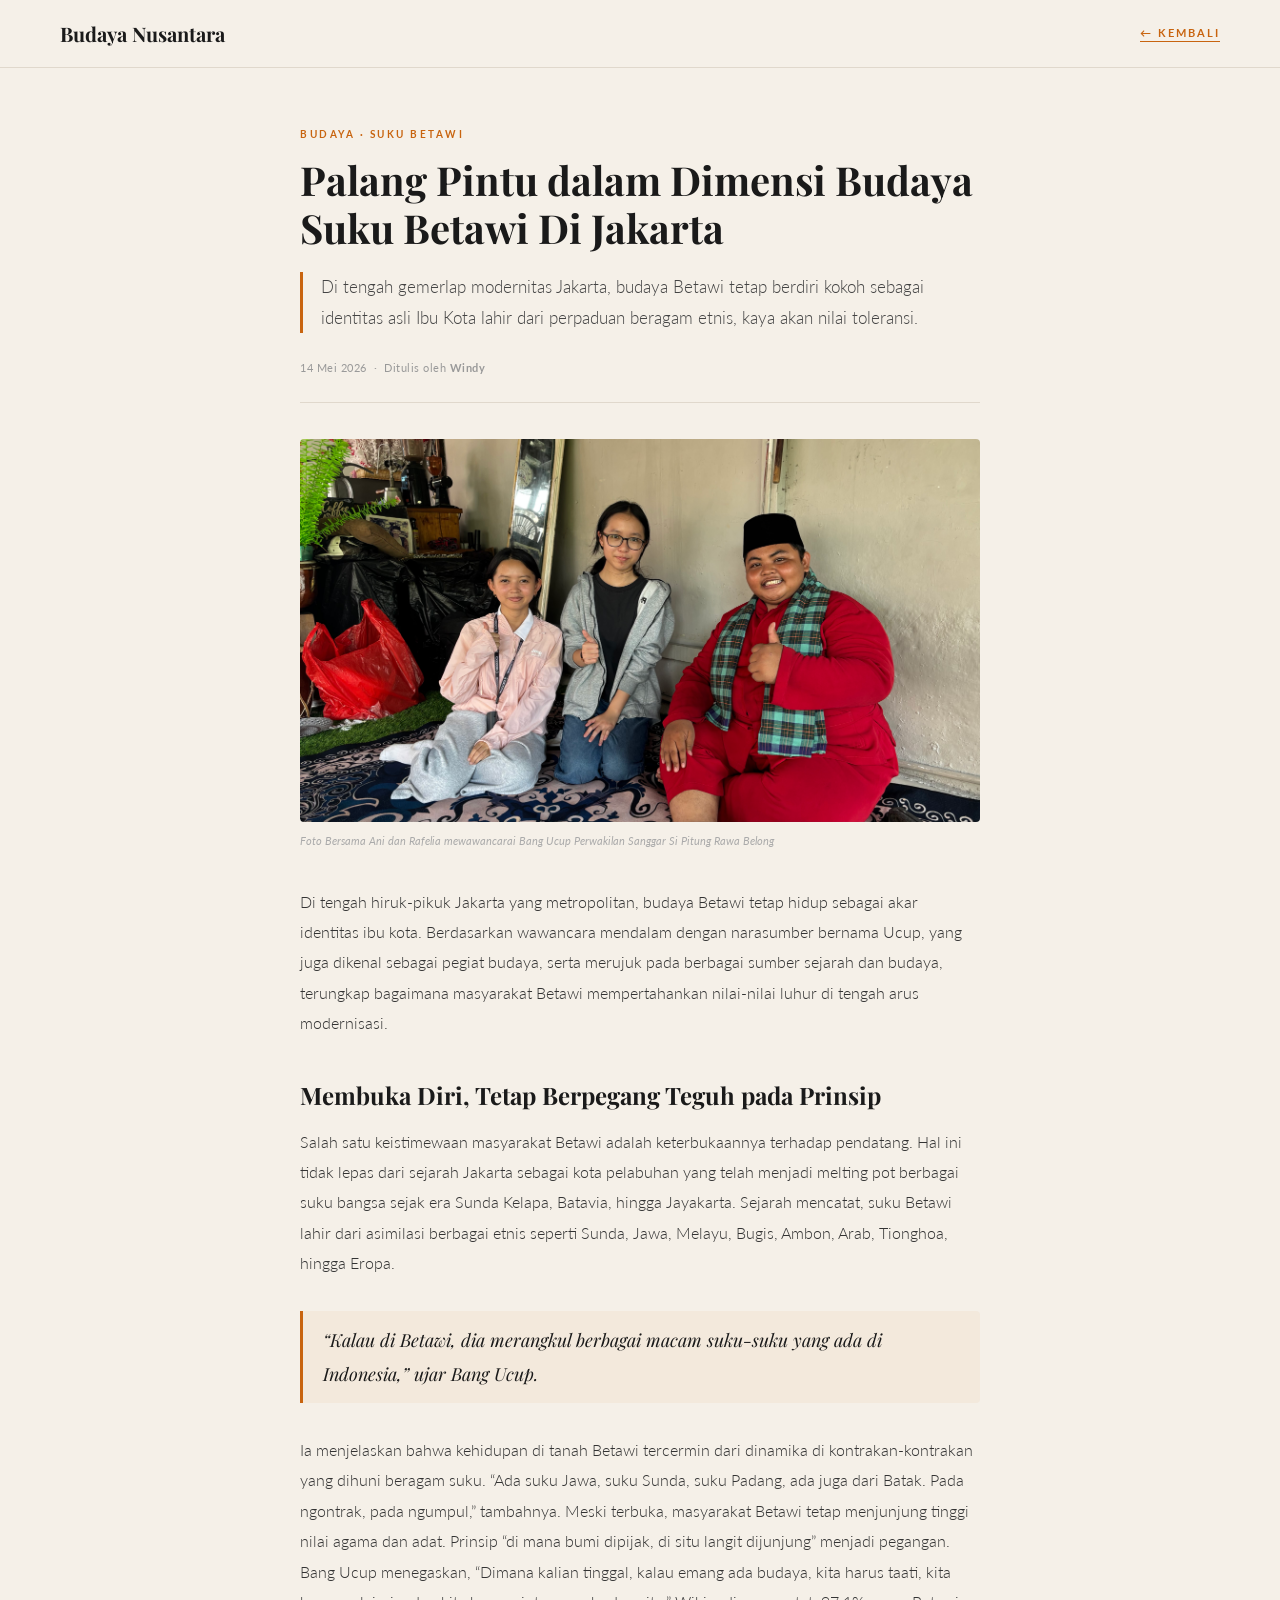
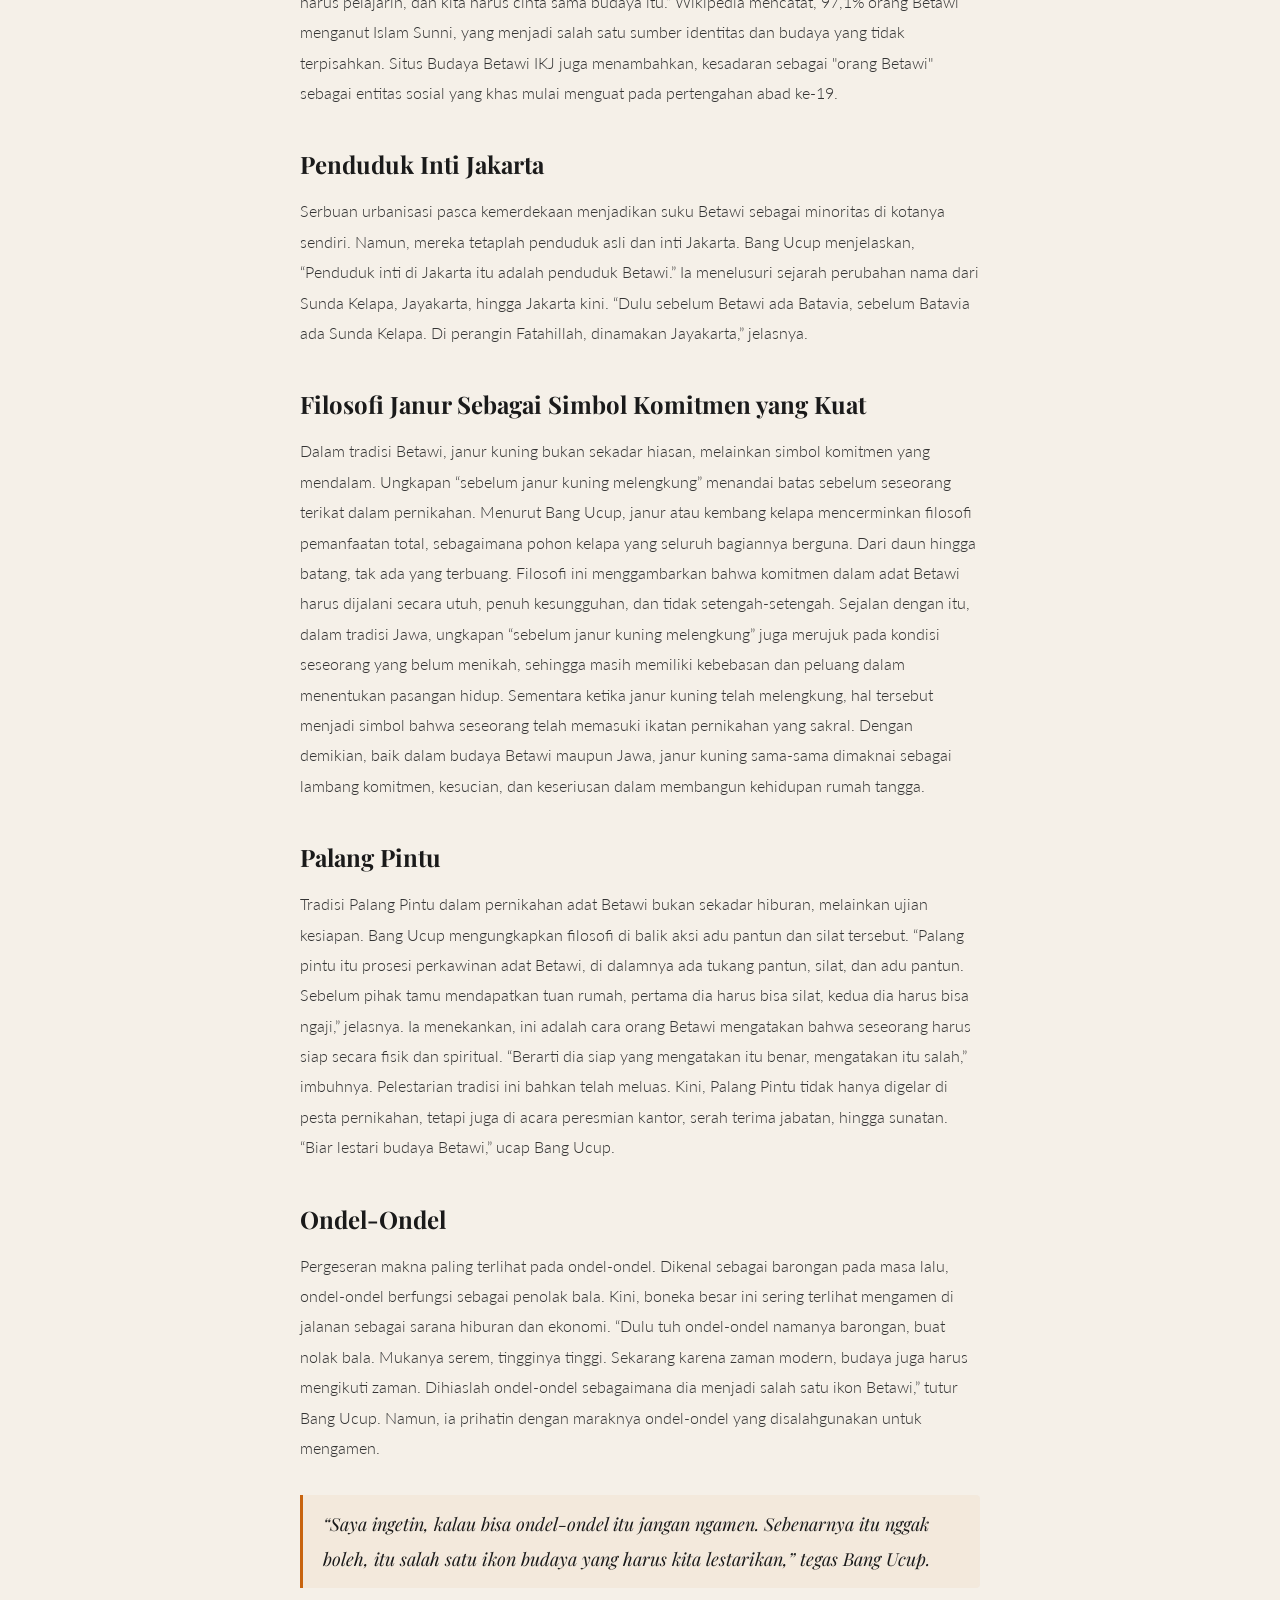
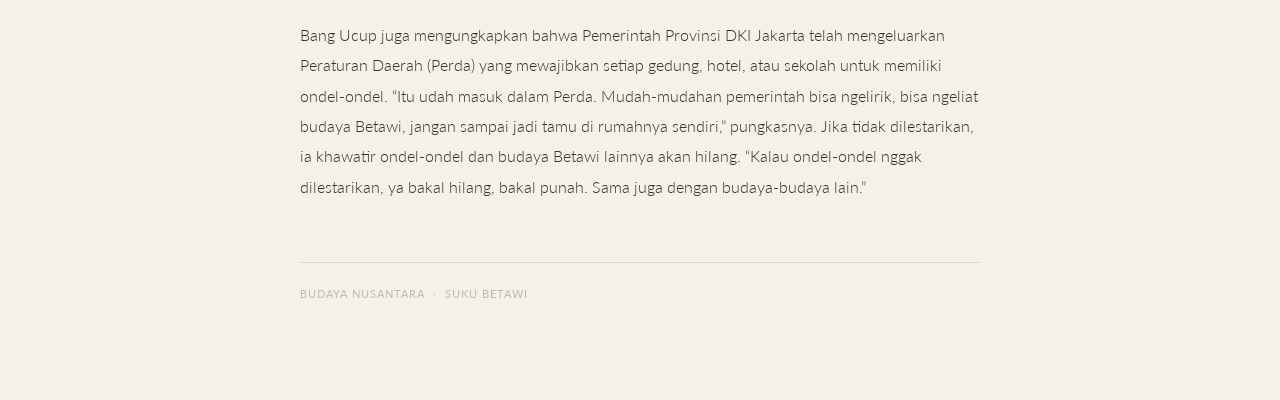
<file: artikelbet.html>
<!DOCTYPE html>
<html lang="id">

<head>
    <meta charset="UTF-8">
    <meta name="viewport" content="width=device-width, initial-scale=1.0">
    <title>Berita Suku Betawi</title>
    <link
        href="https://fonts.googleapis.com/css2?family=Playfair+Display:ital,wght@0,400;0,700;1,400&family=Lato:wght@300;400;700&display=swap"
        rel="stylesheet" />
    <style>
        *,
        *::before,
        *::after {
            box-sizing: border-box;
            margin: 0;
            padding: 0;
        }

        :root {
            --cream: #f5f0e8;
            --white: #ffffff;
            --dark: #1a1a1a;
            --gold: #c8640f;
            --border: #e0d8cc;
        }

        body {
            background-color: var(--cream);
            font-family: 'Lato', sans-serif;
            color: var(--dark);
        }

        /* ── NAVBAR ── */
        .navbar {
            padding: 20px 60px;
            border-bottom: 1px solid var(--border);
            display: flex;
            align-items: center;
            justify-content: space-between;
        }

        .navbar-brand {
            font-family: 'Playfair Display', serif;
            font-size: 20px;
            font-weight: 700;
            color: var(--dark);
            text-decoration: none;
        }

        .navbar-back {
            font-size: 11px;
            font-weight: 700;
            letter-spacing: 2px;
            text-transform: uppercase;
            color: var(--gold);
            text-decoration: none;
            border-bottom: 1px solid var(--gold);
            padding-bottom: 2px;
            transition: opacity 0.2s;
        }

        .navbar-back:hover {
            opacity: 0.65;
        }

        /* ── ARTIKEL ── */
        .article-wrapper {
            max-width: 720px;
            margin: 0 auto;
            padding: 60px 20px 100px;
        }

        /* Label kategori */
        .article-category {
            font-size: 10px;
            font-weight: 700;
            letter-spacing: 2.5px;
            text-transform: uppercase;
            color: var(--gold);
            margin-bottom: 16px;
        }

        /* Judul utama — GANTI teks di sini */
        .article-title {
            font-family: 'Playfair Display', serif;
            font-size: 40px;
            font-weight: 700;
            line-height: 1.2;
            color: var(--dark);
            margin-bottom: 20px;
        }

        /* Sub-judul/ringkasan singkat — GANTI teks di sini */
        .article-lead {
            font-size: 17px;
            font-weight: 300;
            line-height: 1.8;
            color: #444;
            border-left: 3px solid var(--gold);
            padding-left: 18px;
            margin-bottom: 28px;
        }

        /* Info tanggal & penulis */
        .article-meta {
            font-size: 11px;
            color: #999;
            letter-spacing: 0.5px;
            padding-bottom: 28px;
            border-bottom: 1px solid var(--border);
            margin-bottom: 36px;
        }

        /* Foto utama artikel */
        .article-cover {
            width: 100%;
            aspect-ratio: 16/9;
            border-radius: 4px;
            overflow: hidden;
            margin-bottom: 12px;
        }

        .article-cover img {
            width: 100%;
            height: 100%;
            object-fit: cover;
            display: block;
        }

        /* Keterangan foto */
        .article-caption {
            font-size: 11px;
            color: #aaa;
            font-style: italic;
            margin-bottom: 40px;
        }

        /* Isi paragraf artikel — GANTI teks di sini */
        .article-body p {
            font-size: 16px;
            line-height: 1.9;
            color: #333;
            font-weight: 300;
            margin-bottom: 24px;
        }

        /* Sub-judul dalam artikel */
        .article-body h2 {
            font-family: 'Playfair Display', serif;
            font-size: 24px;
            font-weight: 700;
            color: var(--dark);
            margin: 40px 0 16px;
        }

        /* Quote/kutipan */
        .article-body blockquote {
            border-left: 3px solid var(--gold);
            padding: 12px 20px;
            margin: 32px 0;
            background: rgba(200, 100, 15, 0.05);
            border-radius: 0 4px 4px 0;
        }

        .article-body blockquote p {
            font-family: 'Playfair Display', serif;
            font-size: 18px;
            font-style: italic;
            color: var(--dark);
            margin-bottom: 0;
        }

        /* Garis penutup */
        .article-footer {
            margin-top: 60px;
            padding-top: 24px;
            border-top: 1px solid var(--border);
            font-size: 11px;
            color: #bbb;
            letter-spacing: 1px;
            text-transform: uppercase;
        }
    </style>
</head>

<body>

    <!-- NAVBAR -->
    <nav class="navbar">
        <a class="navbar-brand" href="index.html">Budaya Nusantara</a>
        <a class="navbar-back" href="index.html">← Kembali</a>
    </nav>

    <!-- ARTIKEL -->
    <div class="article-wrapper">

        <!-- Kategori -->
        <div class="article-category">Budaya · Suku Betawi</div>

        <!-- ✏️ GANTI: Judul artikel -->
        <h1 class="article-title">
            Palang Pintu dalam Dimensi Budaya Suku Betawi Di Jakarta
        </h1>

        <!-- ✏️ GANTI: Ringkasan singkat (1-2 kalimat) -->
        <p class="article-lead">
            Di tengah gemerlap modernitas Jakarta, budaya Betawi tetap berdiri kokoh sebagai identitas asli Ibu Kota
            lahir dari perpaduan beragam etnis, kaya akan nilai toleransi.
        </p>

        <!-- ✏️ GANTI: Tanggal dan nama penulis -->
        <div class="article-meta">
            14 Mei 2026 &nbsp;·&nbsp; Ditulis oleh <strong>Windy</strong>
        </div>

        <!-- ✏️ GANTI: Foto utama — ubah src="foto-betawi.jpg" dengan nama foto kamu -->
        <div class="article-cover">
            <img src="fotobersamabet.jpeg" alt="Foto Suku Betawi" />
        </div>

        <!-- ✏️ GANTI: Keterangan foto -->
        <p class="article-caption">Foto Bersama Ani dan Rafelia mewawancarai Bang Ucup Perwakilan Sanggar Si Pitung Rawa
            Belong</p>

        <!-- ISI ARTIKEL -->
        <div class="article-body">

            <!-- ✏️ GANTI: Paragraf 1 -->
            <p>

                Di tengah hiruk-pikuk Jakarta yang metropolitan, budaya Betawi tetap hidup sebagai akar
                identitas ibu kota. Berdasarkan wawancara mendalam dengan narasumber bernama Ucup, yang juga dikenal
                sebagai pegiat budaya, serta merujuk pada berbagai sumber sejarah dan budaya, terungkap bagaimana
                masyarakat Betawi mempertahankan nilai-nilai luhur di tengah arus modernisasi.

            </p>

            <!-- ✏️ GANTI: Sub-judul (opsional, bisa dihapus kalau tidak perlu) -->
            <h2>Membuka Diri, Tetap Berpegang Teguh pada Prinsip
            </h2>

            <!-- ✏️ GANTI: Paragraf 2 -->
            <p>
                Salah satu keistimewaan masyarakat Betawi adalah keterbukaannya terhadap pendatang. Hal ini tidak lepas
                dari sejarah Jakarta sebagai kota pelabuhan yang telah menjadi melting pot berbagai suku bangsa sejak
                era Sunda Kelapa, Batavia, hingga Jayakarta. Sejarah mencatat, suku Betawi lahir dari asimilasi berbagai
                etnis seperti Sunda, Jawa, Melayu, Bugis, Ambon, Arab, Tionghoa, hingga Eropa.
            </p>

            <!-- ✏️ GANTI: Kutipan (opsional, bisa dihapus) -->
            <blockquote>
                <p>“Kalau di Betawi, dia merangkul berbagai macam suku-suku yang ada di Indonesia,” ujar Bang Ucup.
                </p>
            </blockquote>

            <!-- ✏️ GANTI: Paragraf 3 -->
            <p>
                Ia menjelaskan bahwa kehidupan di tanah Betawi tercermin dari dinamika di kontrakan-kontrakan yang
                dihuni beragam suku. “Ada suku Jawa, suku Sunda, suku Padang, ada juga dari Batak. Pada ngontrak, pada
                ngumpul,” tambahnya.
                Meski terbuka, masyarakat Betawi tetap menjunjung tinggi nilai agama dan adat. Prinsip “di mana bumi
                dipijak, di situ langit dijunjung” menjadi pegangan. Bang Ucup menegaskan, “Dimana kalian tinggal, kalau
                emang ada budaya, kita harus taati, kita harus pelajarin, dan kita harus cinta sama budaya itu.”
                Wikipedia mencatat, 97,1% orang Betawi menganut Islam Sunni, yang menjadi salah satu sumber identitas
                dan budaya yang tidak terpisahkan. Situs Budaya Betawi IKJ juga menambahkan, kesadaran sebagai "orang
                Betawi" sebagai entitas sosial yang khas mulai menguat pada pertengahan abad ke-19.

            </p>

            <!-- ✏️ GANTI: Sub-judul (opsional) -->
            <h2>Penduduk Inti Jakarta
            </h2>

            <!-- ✏️ GANTI: Paragraf 4 -->
            <p>
                Serbuan urbanisasi pasca kemerdekaan menjadikan suku Betawi sebagai minoritas di kotanya sendiri. Namun,
                mereka tetaplah penduduk asli dan inti Jakarta. Bang Ucup menjelaskan, “Penduduk inti di Jakarta itu
                adalah penduduk Betawi.” Ia menelusuri sejarah perubahan nama dari Sunda Kelapa, Jayakarta, hingga
                Jakarta kini.
                “Dulu sebelum Betawi ada Batavia, sebelum Batavia ada Sunda Kelapa. Di perangin Fatahillah, dinamakan
                Jayakarta,” jelasnya.

            </p>

            <!-- ✏️ GANTI: Sub-judul (opsional) -->
            <h2>Filosofi Janur Sebagai Simbol Komitmen yang Kuat
            </h2>

            <!-- ✏️ GANTI: Paragraf 4 -->
            <p>
                Dalam tradisi Betawi, janur kuning bukan sekadar hiasan, melainkan simbol komitmen yang mendalam.
                Ungkapan “sebelum janur kuning melengkung” menandai batas sebelum seseorang terikat dalam pernikahan.
                Menurut Bang Ucup, janur atau kembang kelapa mencerminkan filosofi pemanfaatan total, sebagaimana pohon
                kelapa yang seluruh bagiannya berguna. Dari daun hingga batang, tak ada yang terbuang. Filosofi ini
                menggambarkan bahwa komitmen dalam adat Betawi harus dijalani secara utuh, penuh kesungguhan, dan tidak
                setengah-setengah.

                Sejalan dengan itu, dalam tradisi Jawa, ungkapan “sebelum janur kuning melengkung” juga merujuk pada
                kondisi seseorang yang belum menikah, sehingga masih memiliki kebebasan dan peluang dalam menentukan
                pasangan hidup. Sementara ketika janur kuning telah melengkung, hal tersebut menjadi simbol bahwa
                seseorang telah memasuki ikatan pernikahan yang sakral. Dengan demikian, baik dalam budaya Betawi maupun
                Jawa, janur kuning sama-sama dimaknai sebagai lambang komitmen, kesucian, dan keseriusan dalam membangun
                kehidupan rumah tangga.
            </p>

            <!-- ✏️ GANTI: Sub-judul (opsional) -->
            <h2>Palang Pintu

            </h2>

            <!-- ✏️ GANTI: Paragraf 4 -->
            <p>
                Tradisi Palang Pintu dalam pernikahan adat Betawi bukan sekadar hiburan, melainkan ujian kesiapan. Bang
                Ucup mengungkapkan filosofi di balik aksi adu pantun dan silat tersebut.
                “Palang pintu itu prosesi perkawinan adat Betawi, di dalamnya ada tukang pantun, silat, dan adu pantun.
                Sebelum pihak tamu mendapatkan tuan rumah, pertama dia harus bisa silat, kedua dia harus bisa ngaji,”
                jelasnya.
                Ia menekankan, ini adalah cara orang Betawi mengatakan bahwa seseorang harus siap secara fisik dan
                spiritual. “Berarti dia siap yang mengatakan itu benar, mengatakan itu salah,” imbuhnya.
                Pelestarian tradisi ini bahkan telah meluas. Kini, Palang Pintu tidak hanya digelar di pesta pernikahan,
                tetapi juga di acara peresmian kantor, serah terima jabatan, hingga sunatan. “Biar lestari budaya
                Betawi,” ucap Bang Ucup.

            </p>

            <!-- ✏️ GANTI: Sub-judul (opsional) -->
            <h2>Ondel-Ondel
            </h2>

            <!-- ✏️ GANTI: Paragraf 4 -->
            <p>
                Pergeseran makna paling terlihat pada ondel-ondel. Dikenal sebagai barongan pada masa lalu, ondel-ondel
                berfungsi sebagai penolak bala. Kini, boneka besar ini sering terlihat mengamen di jalanan sebagai
                sarana hiburan dan ekonomi.
                “Dulu tuh ondel-ondel namanya barongan, buat nolak bala. Mukanya serem, tingginya tinggi. Sekarang
                karena zaman modern, budaya juga harus mengikuti zaman. Dihiaslah ondel-ondel sebagaimana dia menjadi
                salah satu ikon Betawi,” tutur Bang Ucup.
                Namun, ia prihatin dengan maraknya ondel-ondel yang disalahgunakan untuk mengamen.
                <blockquote>
                    <p>“Saya ingetin, kalau
                        bisa ondel-ondel itu jangan ngamen. Sebenarnya itu nggak boleh, itu salah satu ikon budaya yang harus
                        kita lestarikan,” tegas Bang Ucup.
                    </p>
                </blockquote> 
                </p>

                <p>
                Bang Ucup juga mengungkapkan bahwa Pemerintah Provinsi DKI Jakarta telah mengeluarkan Peraturan Daerah
                (Perda) yang mewajibkan setiap gedung, hotel, atau sekolah untuk memiliki ondel-ondel. “Itu udah masuk
                dalam Perda. Mudah-mudahan pemerintah bisa ngelirik, bisa ngeliat budaya Betawi, jangan sampai jadi tamu
                di rumahnya sendiri,” pungkasnya.
                Jika tidak dilestarikan, ia khawatir ondel-ondel dan budaya Betawi lainnya akan hilang. “Kalau
                ondel-ondel nggak dilestarikan, ya bakal hilang, bakal punah. Sama juga dengan budaya-budaya lain.”
            </p>
            
        </div>

        <!-- Footer artikel -->
        <div class="article-footer">
            Budaya Nusantara &nbsp;·&nbsp; Suku Betawi
        </div>

    </div>

</body>

</html>
</file>
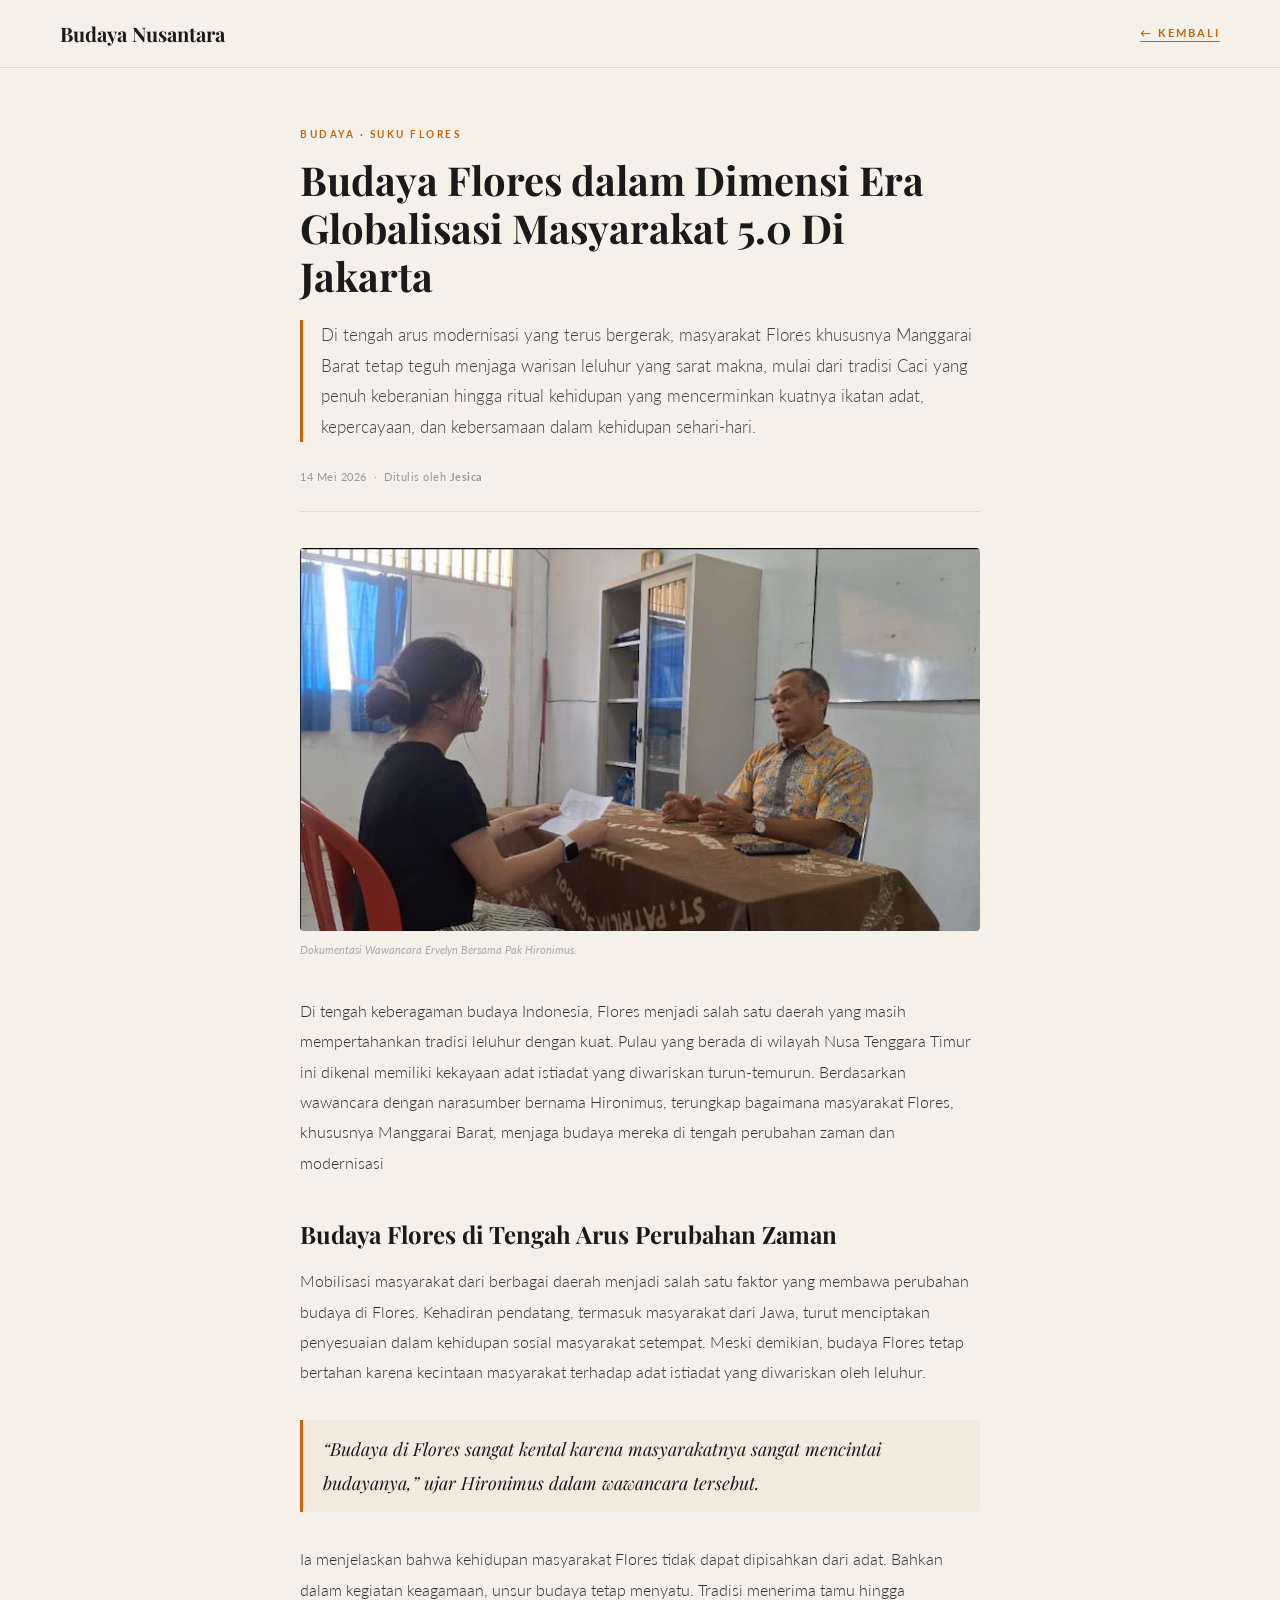
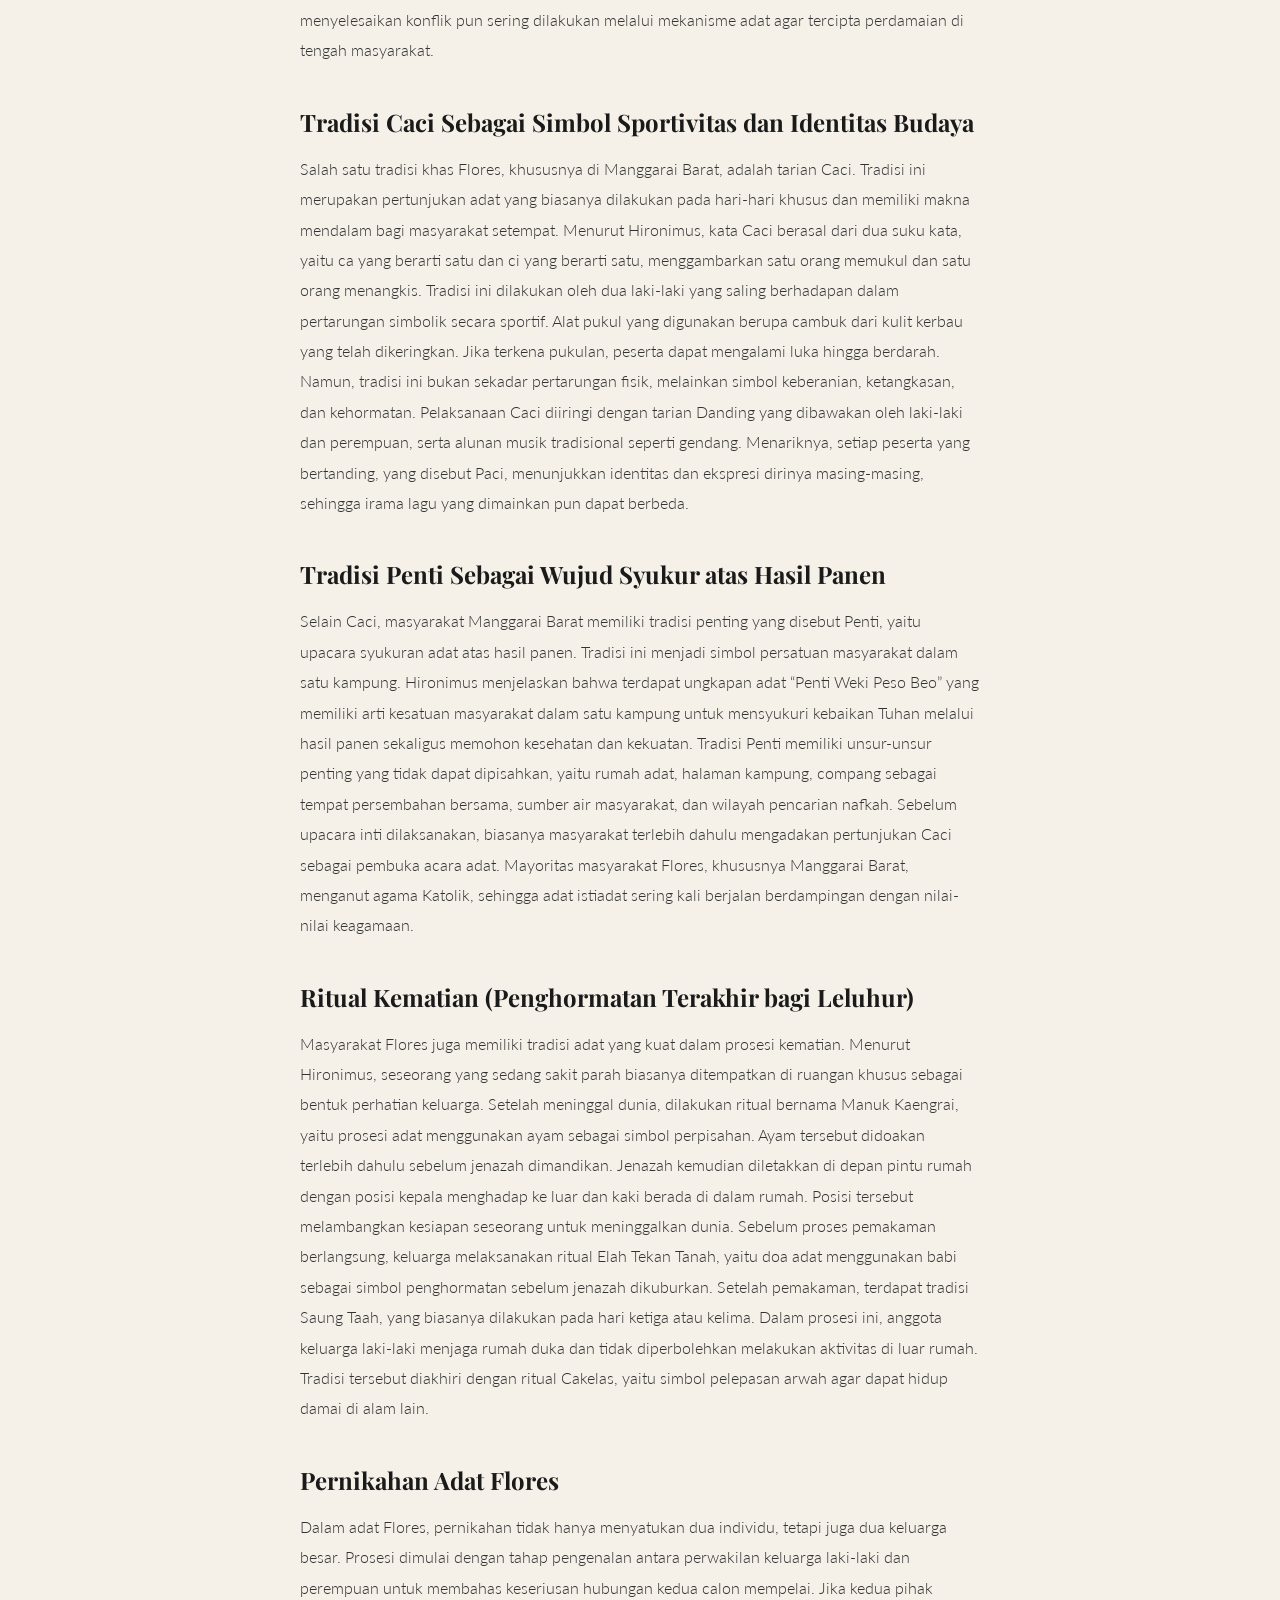
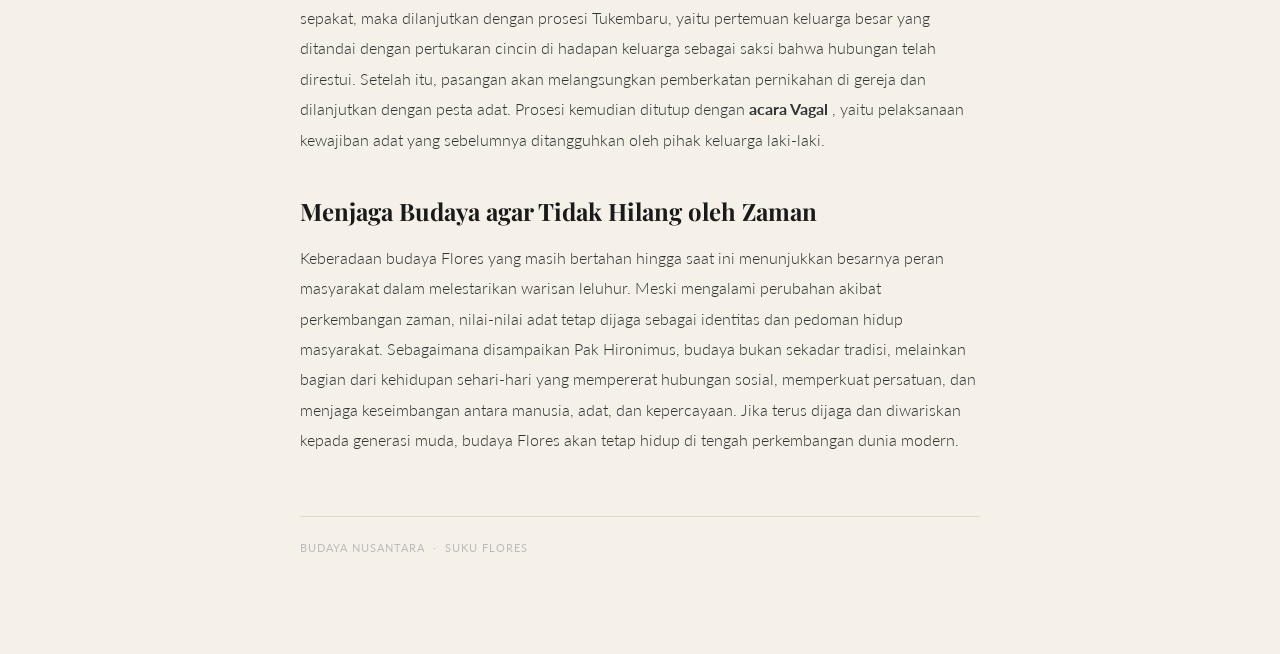
<file: artikelflo.html>
<!DOCTYPE html>
<html lang="id">

<head>
    <meta charset="UTF-8">
    <meta name="viewport" content="width=device-width, initial-scale=1.0">
    <title>Berita Suku Flores</title>
    <link
        href="https://fonts.googleapis.com/css2?family=Playfair+Display:ital,wght@0,400;0,700;1,400&family=Lato:wght@300;400;700&display=swap"
        rel="stylesheet" />
    <style>
        *,
        *::before,
        *::after {
            box-sizing: border-box;
            margin: 0;
            padding: 0;
        }

        :root {
            --cream: #f5f0e8;
            --white: #ffffff;
            --dark: #1a1a1a;
            --gold: #c8640f;
            --border: #e0d8cc;
        }

        body {
            background-color: var(--cream);
            font-family: 'Lato', sans-serif;
            color: var(--dark);
        }

        /* ── NAVBAR ── */
        .navbar {
            padding: 20px 60px;
            border-bottom: 1px solid var(--border);
            display: flex;
            align-items: center;
            justify-content: space-between;
        }

        .navbar-brand {
            font-family: 'Playfair Display', serif;
            font-size: 20px;
            font-weight: 700;
            color: var(--dark);
            text-decoration: none;
        }

        .navbar-back {
            font-size: 11px;
            font-weight: 700;
            letter-spacing: 2px;
            text-transform: uppercase;
            color: var(--gold);
            text-decoration: none;
            border-bottom: 1px solid var(--gold);
            padding-bottom: 2px;
            transition: opacity 0.2s;
        }

        .navbar-back:hover {
            opacity: 0.65;
        }

        /* ── ARTIKEL ── */
        .article-wrapper {
            max-width: 720px;
            margin: 0 auto;
            padding: 60px 20px 100px;
        }

        /* Label kategori */
        .article-category {
            font-size: 10px;
            font-weight: 700;
            letter-spacing: 2.5px;
            text-transform: uppercase;
            color: var(--gold);
            margin-bottom: 16px;
        }

        /* Judul utama — GANTI teks di sini */
        .article-title {
            font-family: 'Playfair Display', serif;
            font-size: 40px;
            font-weight: 700;
            line-height: 1.2;
            color: var(--dark);
            margin-bottom: 20px;
        }

        /* Sub-judul/ringkasan singkat — GANTI teks di sini */
        .article-lead {
            font-size: 17px;
            font-weight: 300;
            line-height: 1.8;
            color: #444;
            border-left: 3px solid var(--gold);
            padding-left: 18px;
            margin-bottom: 28px;
        }

        /* Info tanggal & penulis */
        .article-meta {
            font-size: 11px;
            color: #999;
            letter-spacing: 0.5px;
            padding-bottom: 28px;
            border-bottom: 1px solid var(--border);
            margin-bottom: 36px;
        }

        /* Foto utama artikel */
        .article-cover {
            width: 100%;
            aspect-ratio: 16/9;
            border-radius: 4px;
            overflow: hidden;
            margin-bottom: 12px;
        }

        .article-cover img {
            width: 100%;
            height: 100%;
            object-fit: cover;
            display: block;
        }

        /* Keterangan foto */
        .article-caption {
            font-size: 11px;
            color: #aaa;
            font-style: italic;
            margin-bottom: 40px;
        }

        /* Isi paragraf artikel — GANTI teks di sini */
        .article-body p {
            font-size: 16px;
            line-height: 1.9;
            color: #333;
            font-weight: 300;
            margin-bottom: 24px;
        }

        /* Sub-judul dalam artikel */
        .article-body h2 {
            font-family: 'Playfair Display', serif;
            font-size: 24px;
            font-weight: 700;
            color: var(--dark);
            margin: 40px 0 16px;
        }

        /* Quote/kutipan */
        .article-body blockquote {
            border-left: 3px solid var(--gold);
            padding: 12px 20px;
            margin: 32px 0;
            background: rgba(200, 100, 15, 0.05);
            border-radius: 0 4px 4px 0;
        }

        .article-body blockquote p {
            font-family: 'Playfair Display', serif;
            font-size: 18px;
            font-style: italic;
            color: var(--dark);
            margin-bottom: 0;
        }

        /* Garis penutup */
        .article-footer {
            margin-top: 60px;
            padding-top: 24px;
            border-top: 1px solid var(--border);
            font-size: 11px;
            color: #bbb;
            letter-spacing: 1px;
            text-transform: uppercase;
        }
    </style>
</head>

<body>

    <!-- NAVBAR -->
    <nav class="navbar">
        <a class="navbar-brand" href="index.html">Budaya Nusantara</a>
        <a class="navbar-back" href="index.html">← Kembali</a>
    </nav>

    <!-- ARTIKEL -->
    <div class="article-wrapper">

        <!-- Kategori -->
        <div class="article-category">Budaya · Suku Flores</div>

        <!-- ✏️ GANTI: Judul artikel -->
        <h1 class="article-title">
            Budaya Flores dalam Dimensi Era Globalisasi Masyarakat 5.0 Di Jakarta
        </h1>

        <!-- ✏️ GANTI: Ringkasan singkat (1-2 kalimat) -->
        <p class="article-lead">
            Di tengah arus modernisasi yang terus bergerak, masyarakat Flores khususnya Manggarai Barat tetap teguh
            menjaga warisan leluhur yang sarat makna, mulai dari tradisi Caci yang penuh keberanian hingga ritual
            kehidupan yang mencerminkan kuatnya ikatan adat, kepercayaan, dan kebersamaan dalam kehidupan sehari-hari.
        </p>

        <!-- ✏️ GANTI: Tanggal dan nama penulis -->
        <div class="article-meta">
            14 Mei 2026 &nbsp;·&nbsp; Ditulis oleh <strong>Jesica</strong>
        </div>

        <!-- ✏️ GANTI: Foto utama — ubah src="foto-betawi.jpg" dengan nama foto kamu -->
        <div class="article-cover">
            <img src="wawanacareer.jpeg" alt="Foto Wawancara" />
        </div>

        <!-- ✏️ GANTI: Keterangan foto -->
        <p class="article-caption">Dokumentasi Wawancara Ervelyn Bersama Pak Hironimus.</p>

        <!-- ISI ARTIKEL -->
        <div class="article-body">

            <!-- ✏️ GANTI: Paragraf 1 -->
            <p>
                Di tengah keberagaman budaya Indonesia, Flores menjadi salah satu daerah yang masih mempertahankan
                tradisi leluhur dengan kuat. Pulau yang berada di wilayah Nusa Tenggara Timur ini dikenal memiliki
                kekayaan adat istiadat yang diwariskan turun-temurun. Berdasarkan wawancara dengan narasumber bernama
                Hironimus, terungkap bagaimana masyarakat Flores, khususnya Manggarai Barat, menjaga budaya mereka di
                tengah perubahan zaman dan modernisasi
            </p>

            <!-- ✏️ GANTI: Sub-judul (opsional, bisa dihapus kalau tidak perlu) -->
            <h2>Budaya Flores di Tengah Arus Perubahan Zaman </h2>

            <!-- ✏️ GANTI: Paragraf 2 -->
            <p>
                Mobilisasi masyarakat dari berbagai daerah menjadi salah satu faktor yang membawa perubahan budaya di
                Flores. Kehadiran pendatang, termasuk masyarakat dari Jawa, turut menciptakan penyesuaian dalam
                kehidupan sosial masyarakat setempat. Meski demikian, budaya Flores tetap bertahan karena kecintaan
                masyarakat terhadap adat istiadat yang diwariskan oleh leluhur.
            </p>

            <!-- ✏️ GANTI: Kutipan (opsional, bisa dihapus) -->
            <blockquote>
                <p>“Budaya di Flores sangat kental karena masyarakatnya sangat mencintai budayanya,” ujar Hironimus
                    dalam wawancara tersebut. </p>
            </blockquote>

            <!-- ✏️ GANTI: Paragraf 3 -->
            <p>
                Ia menjelaskan bahwa kehidupan masyarakat Flores tidak dapat dipisahkan dari adat. Bahkan dalam kegiatan
                keagamaan, unsur budaya tetap menyatu. Tradisi menerima tamu hingga menyelesaikan konflik pun sering
                dilakukan melalui mekanisme adat agar tercipta perdamaian di tengah masyarakat.
            </p>

            <!-- ✏️ GANTI: Sub-judul (opsional) -->
            <h2>Tradisi Caci Sebagai Simbol Sportivitas dan Identitas Budaya </h2>

            <!-- ✏️ GANTI: Paragraf 4 -->
            <p>
                Salah satu tradisi khas Flores, khususnya di Manggarai Barat, adalah tarian Caci. Tradisi ini merupakan
                pertunjukan adat yang biasanya dilakukan pada hari-hari khusus dan memiliki makna mendalam bagi
                masyarakat setempat. Menurut Hironimus, kata Caci berasal dari dua suku kata, yaitu ca yang berarti satu
                dan ci yang berarti satu, menggambarkan satu orang memukul dan satu orang menangkis. Tradisi ini
                dilakukan oleh dua laki-laki yang saling berhadapan dalam pertarungan simbolik secara sportif. Alat
                pukul yang digunakan berupa cambuk dari kulit kerbau yang telah dikeringkan. Jika terkena pukulan,
                peserta dapat mengalami luka hingga berdarah. Namun, tradisi ini bukan sekadar pertarungan fisik,
                melainkan simbol keberanian, ketangkasan, dan kehormatan. Pelaksanaan Caci diiringi dengan tarian
                Danding yang dibawakan oleh laki-laki dan perempuan, serta alunan musik tradisional seperti gendang.
                Menariknya, setiap peserta yang bertanding, yang disebut Paci, menunjukkan identitas dan ekspresi
                dirinya masing-masing, sehingga irama lagu yang dimainkan pun dapat berbeda.
            </p>

            <!-- ✏️ GANTI: Sub-judul (opsional) -->
            <h2>Tradisi Penti Sebagai Wujud Syukur atas Hasil Panen </h2>

            <!-- ✏️ GANTI: Paragraf 4 -->
            <p>
                Selain Caci, masyarakat Manggarai Barat memiliki tradisi penting yang disebut Penti, yaitu upacara
                syukuran adat atas hasil panen. Tradisi ini menjadi simbol persatuan masyarakat dalam satu kampung.
                Hironimus menjelaskan bahwa terdapat ungkapan adat “Penti Weki Peso Beo” yang memiliki arti kesatuan
                masyarakat dalam satu kampung untuk mensyukuri kebaikan Tuhan melalui hasil panen sekaligus memohon
                kesehatan dan kekuatan. Tradisi Penti memiliki unsur-unsur penting yang tidak dapat dipisahkan, yaitu
                rumah adat, halaman kampung, compang sebagai tempat persembahan bersama, sumber air masyarakat, dan
                wilayah pencarian nafkah. Sebelum upacara inti dilaksanakan, biasanya masyarakat terlebih dahulu
                mengadakan pertunjukan Caci sebagai pembuka acara adat. Mayoritas masyarakat Flores, khususnya Manggarai
                Barat, menganut agama Katolik, sehingga adat istiadat sering kali berjalan berdampingan dengan
                nilai-nilai keagamaan.
            </p>

            <!-- ✏️ GANTI: Sub-judul (opsional) -->
            <h2>Ritual Kematian (Penghormatan Terakhir bagi Leluhur) </h2>

            <!-- ✏️ GANTI: Paragraf 4 -->
            <p>
                Masyarakat Flores juga memiliki tradisi adat yang kuat dalam prosesi kematian. Menurut Hironimus,
                seseorang yang sedang sakit parah biasanya ditempatkan di ruangan khusus sebagai bentuk perhatian
                keluarga. Setelah meninggal dunia, dilakukan ritual bernama Manuk Kaengrai, yaitu prosesi adat
                menggunakan ayam sebagai simbol perpisahan. Ayam tersebut didoakan terlebih dahulu sebelum jenazah
                dimandikan. Jenazah kemudian diletakkan di depan pintu rumah dengan posisi kepala menghadap ke luar dan
                kaki berada di dalam rumah. Posisi tersebut melambangkan kesiapan seseorang untuk meninggalkan dunia.
                Sebelum proses pemakaman berlangsung, keluarga melaksanakan ritual Elah Tekan Tanah, yaitu doa adat
                menggunakan babi sebagai simbol penghormatan sebelum jenazah dikuburkan. Setelah pemakaman, terdapat
                tradisi Saung Taah, yang biasanya dilakukan pada hari ketiga atau kelima. Dalam prosesi ini, anggota
                keluarga laki-laki menjaga rumah duka dan tidak diperbolehkan melakukan aktivitas di luar rumah. Tradisi
                tersebut diakhiri dengan ritual Cakelas, yaitu simbol pelepasan arwah agar dapat hidup damai di alam
                lain.
            </p>

            <!-- ✏️ GANTI: Sub-judul (opsional) -->
            <h2>Pernikahan Adat Flores </h2>

            <!-- ✏️ GANTI: Paragraf 4 -->
            <p>
                Dalam adat Flores, pernikahan tidak hanya menyatukan dua individu, tetapi juga dua keluarga besar.
                Prosesi dimulai dengan tahap pengenalan antara perwakilan keluarga laki-laki dan perempuan untuk
                membahas keseriusan hubungan kedua calon mempelai. Jika kedua pihak sepakat, maka dilanjutkan dengan
                prosesi Tukembaru, yaitu pertemuan keluarga besar yang ditandai dengan pertukaran cincin di hadapan
                keluarga sebagai saksi bahwa hubungan telah direstui. Setelah itu, pasangan akan melangsungkan
                pemberkatan pernikahan di gereja dan dilanjutkan dengan pesta adat. Prosesi kemudian ditutup dengan
                <strong>acara Vagal </strong>, yaitu pelaksanaan kewajiban adat yang sebelumnya ditangguhkan oleh pihak
                keluarga
                laki-laki.
            </p>

            <h2>Menjaga Budaya agar Tidak Hilang oleh Zaman </h2>

            <!-- ✏️ GANTI: Paragraf 4 -->
            <p>
                Keberadaan budaya Flores yang masih bertahan hingga saat ini menunjukkan besarnya peran masyarakat dalam
                melestarikan warisan leluhur. Meski mengalami perubahan akibat perkembangan zaman, nilai-nilai adat
                tetap dijaga sebagai identitas dan pedoman hidup masyarakat. Sebagaimana disampaikan Pak Hironimus,
                budaya bukan sekadar tradisi, melainkan bagian dari kehidupan sehari-hari yang mempererat hubungan
                sosial, memperkuat persatuan, dan menjaga keseimbangan antara manusia, adat, dan kepercayaan. Jika terus
                dijaga dan diwariskan kepada generasi muda, budaya Flores akan tetap hidup di tengah perkembangan dunia
                modern.
            </p>


        </div>

        <!-- Footer artikel -->
        <div class="article-footer">
            Budaya Nusantara &nbsp;·&nbsp; Suku Flores
        </div>

    </div>

</body>

</html>
</file>
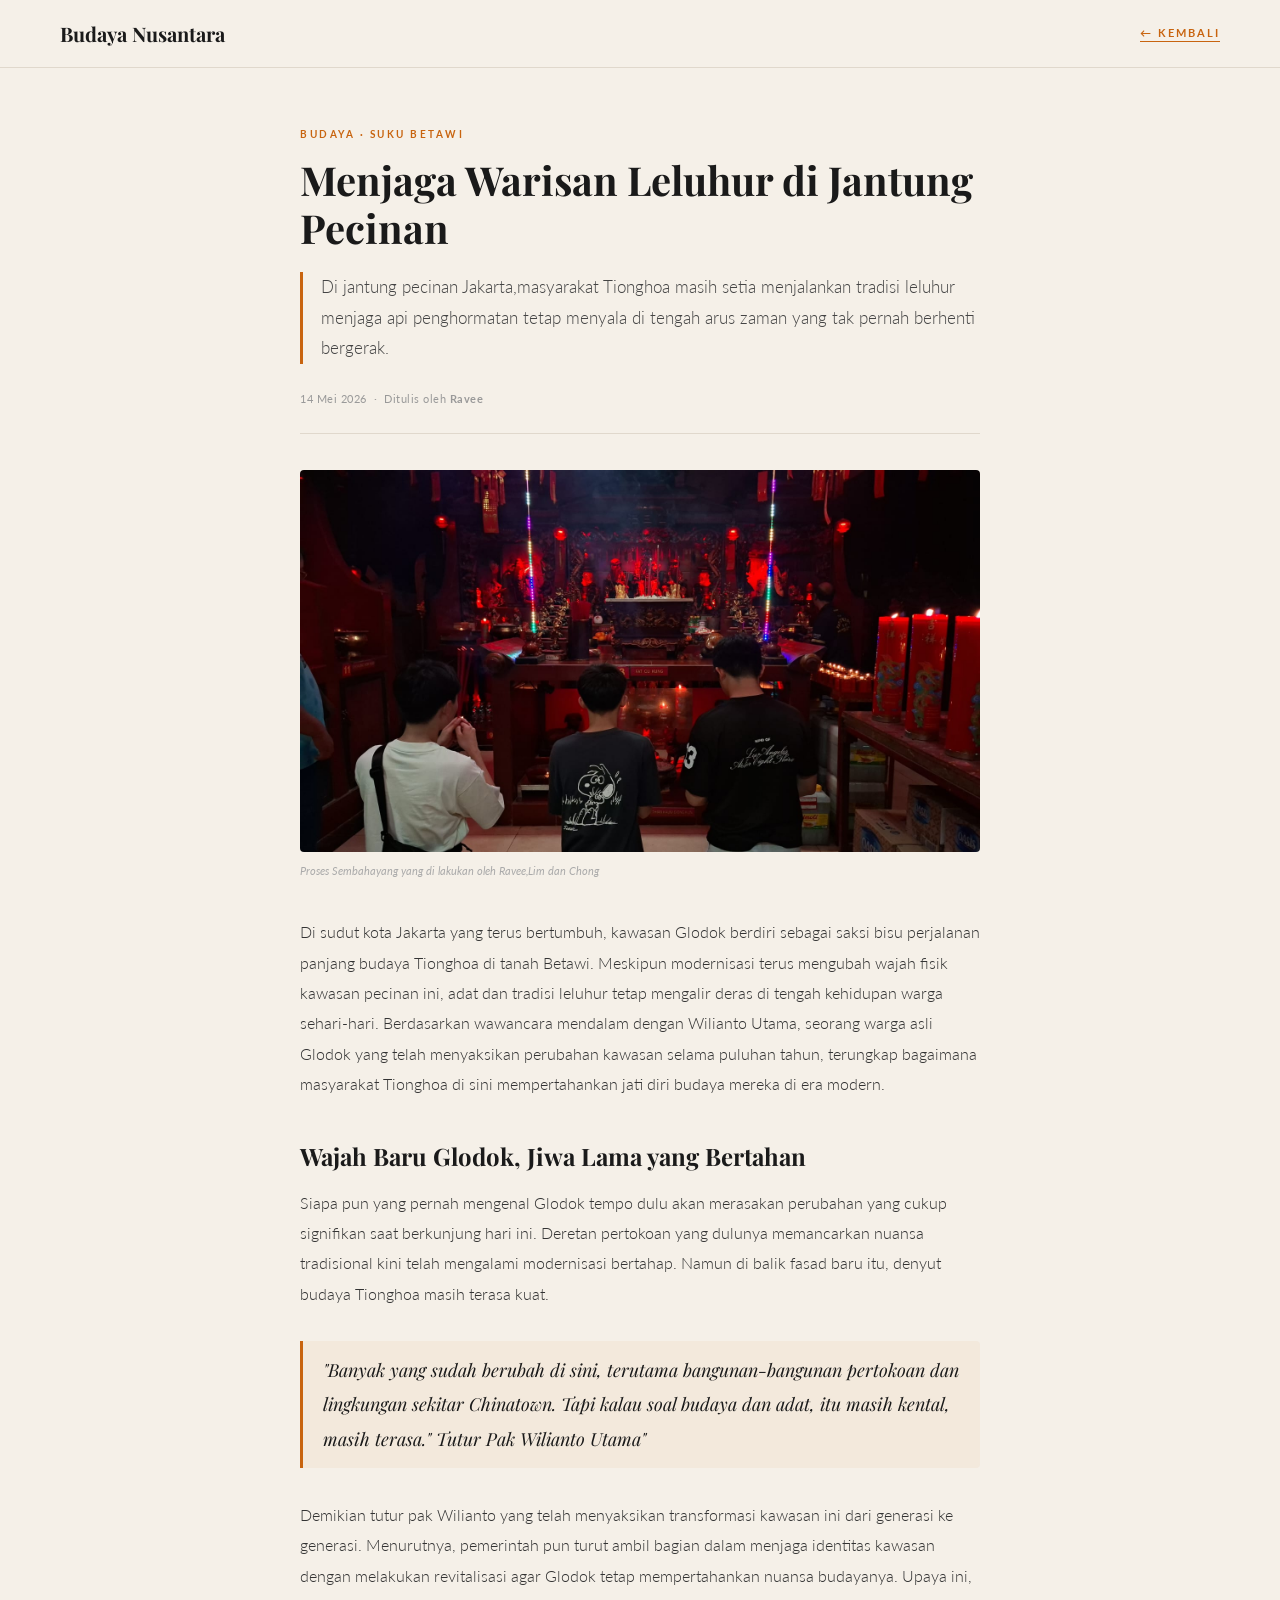
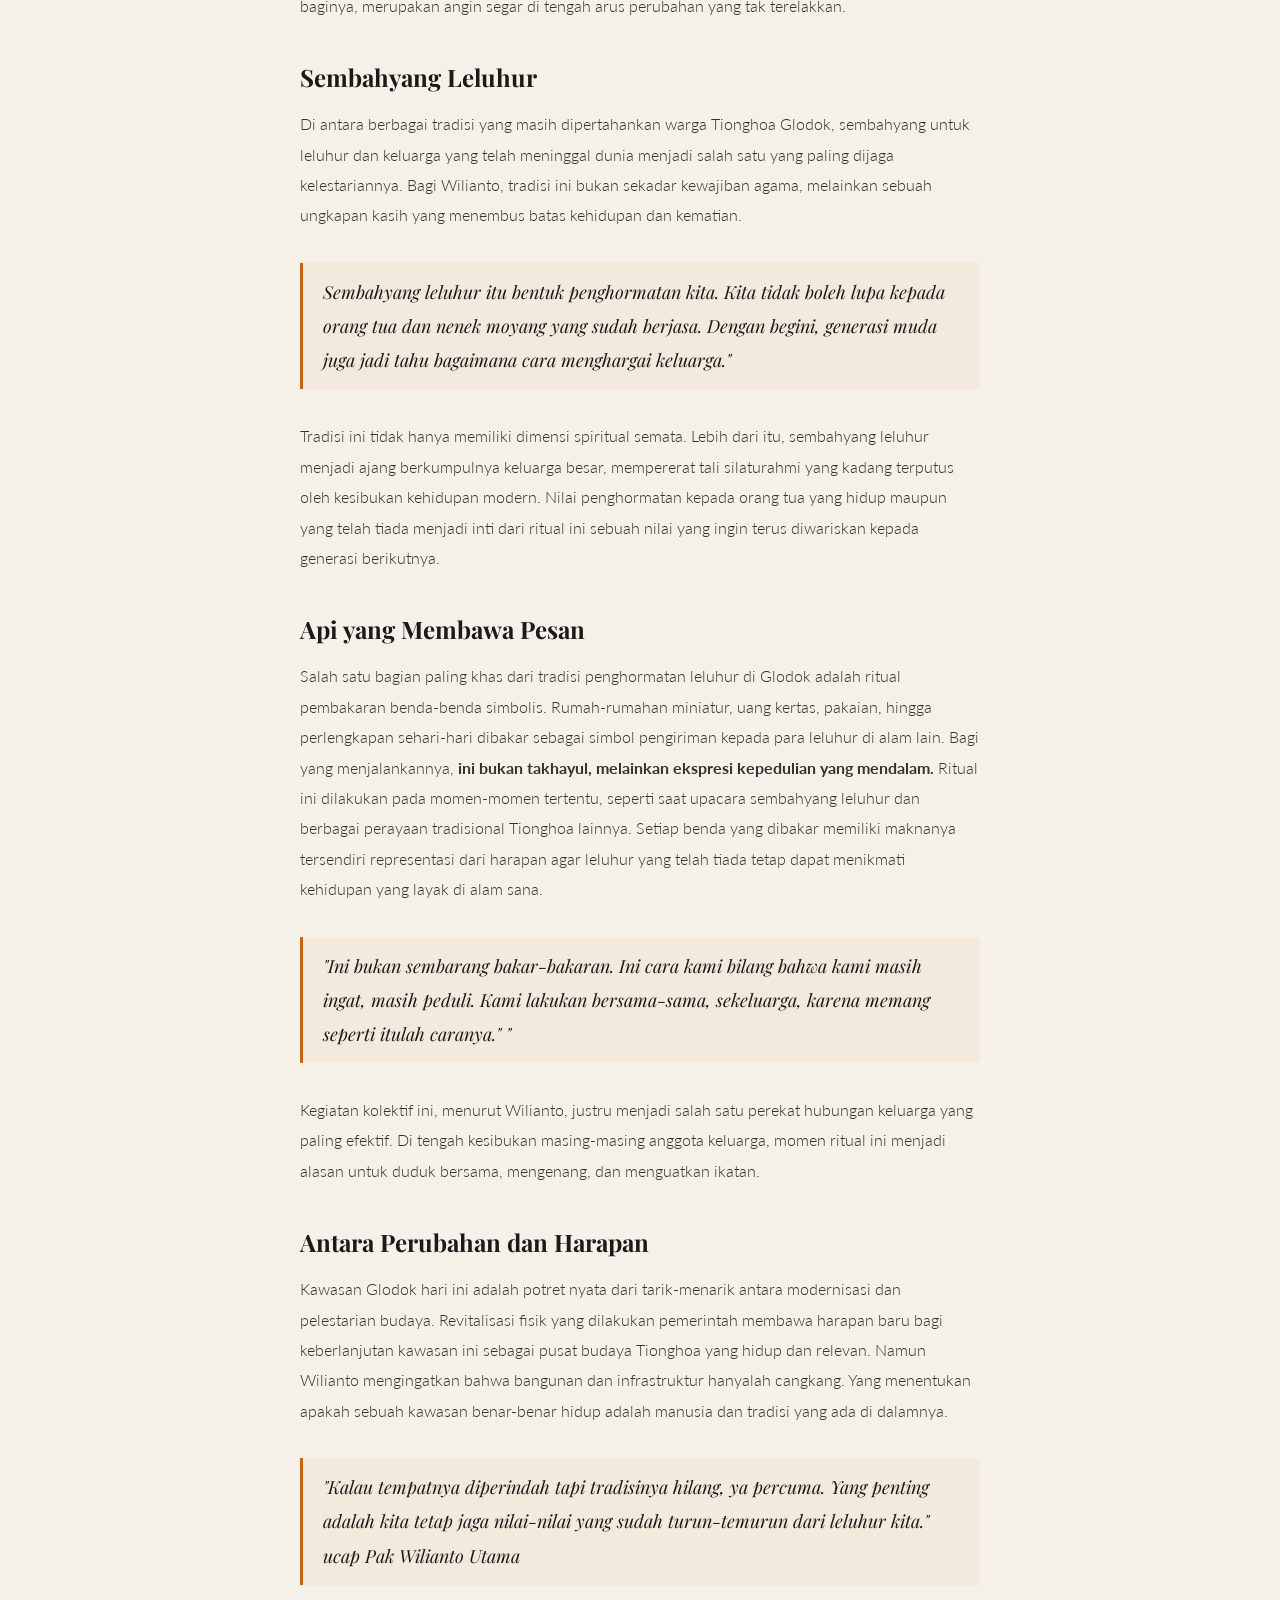
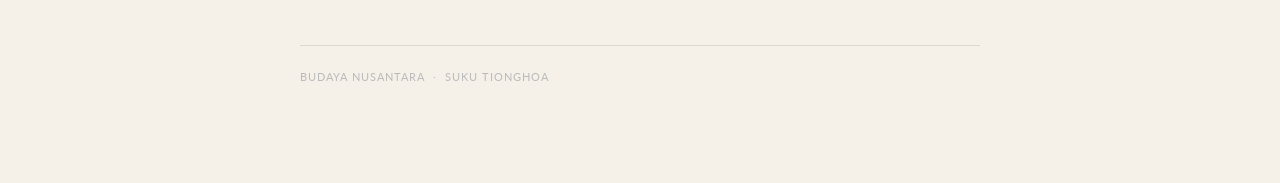
<file: artikeltio.html>
<!DOCTYPE html>
<html lang="id">

<head>
    <meta charset="UTF-8">
    <meta name="viewport" content="width=device-width, initial-scale=1.0">
    <title>Berita Suku Tionghoa</title>
    <link
        href="https://fonts.googleapis.com/css2?family=Playfair+Display:ital,wght@0,400;0,700;1,400&family=Lato:wght@300;400;700&display=swap"
        rel="stylesheet" />
    <style>
        *,
        *::before,
        *::after {
            box-sizing: border-box;
            margin: 0;
            padding: 0;
        }

        :root {
            --cream: #f5f0e8;
            --white: #ffffff;
            --dark: #1a1a1a;
            --gold: #c8640f;
            --border: #e0d8cc;
        }

        body {
            background-color: var(--cream);
            font-family: 'Lato', sans-serif;
            color: var(--dark);
        }

        /* ── NAVBAR ── */
        .navbar {
            padding: 20px 60px;
            border-bottom: 1px solid var(--border);
            display: flex;
            align-items: center;
            justify-content: space-between;
        }

        .navbar-brand {
            font-family: 'Playfair Display', serif;
            font-size: 20px;
            font-weight: 700;
            color: var(--dark);
            text-decoration: none;
        }

        .navbar-back {
            font-size: 11px;
            font-weight: 700;
            letter-spacing: 2px;
            text-transform: uppercase;
            color: var(--gold);
            text-decoration: none;
            border-bottom: 1px solid var(--gold);
            padding-bottom: 2px;
            transition: opacity 0.2s;
        }

        .navbar-back:hover {
            opacity: 0.65;
        }

        /* ── ARTIKEL ── */
        .article-wrapper {
            max-width: 720px;
            margin: 0 auto;
            padding: 60px 20px 100px;
        }

        /* Label kategori */
        .article-category {
            font-size: 10px;
            font-weight: 700;
            letter-spacing: 2.5px;
            text-transform: uppercase;
            color: var(--gold);
            margin-bottom: 16px;
        }

        /* Judul utama — GANTI teks di sini */
        .article-title {
            font-family: 'Playfair Display', serif;
            font-size: 40px;
            font-weight: 700;
            line-height: 1.2;
            color: var(--dark);
            margin-bottom: 20px;
        }

        /* Sub-judul/ringkasan singkat — GANTI teks di sini */
        .article-lead {
            font-size: 17px;
            font-weight: 300;
            line-height: 1.8;
            color: #444;
            border-left: 3px solid var(--gold);
            padding-left: 18px;
            margin-bottom: 28px;
        }

        /* Info tanggal & penulis */
        .article-meta {
            font-size: 11px;
            color: #999;
            letter-spacing: 0.5px;
            padding-bottom: 28px;
            border-bottom: 1px solid var(--border);
            margin-bottom: 36px;
        }

        /* Foto utama artikel */
        .article-cover {
            width: 100%;
            aspect-ratio: 16/9;
            border-radius: 4px;
            overflow: hidden;
            margin-bottom: 12px;
        }

        .article-cover img {
            width: 100%;
            height: 100%;
            object-fit: cover;
            display: block;
        }

        /* Keterangan foto */
        .article-caption {
            font-size: 11px;
            color: #aaa;
            font-style: italic;
            margin-bottom: 40px;
        }

        /* Isi paragraf artikel — GANTI teks di sini */
        .article-body p {
            font-size: 16px;
            line-height: 1.9;
            color: #333;
            font-weight: 300;
            margin-bottom: 24px;
        }

        /* Sub-judul dalam artikel */
        .article-body h2 {
            font-family: 'Playfair Display', serif;
            font-size: 24px;
            font-weight: 700;
            color: var(--dark);
            margin: 40px 0 16px;
        }

        /* Quote/kutipan */
        .article-body blockquote {
            border-left: 3px solid var(--gold);
            padding: 12px 20px;
            margin: 32px 0;
            background: rgba(200, 100, 15, 0.05);
            border-radius: 0 4px 4px 0;
        }

        .article-body blockquote p {
            font-family: 'Playfair Display', serif;
            font-size: 18px;
            font-style: italic;
            color: var(--dark);
            margin-bottom: 0;
        }

        /* Garis penutup */
        .article-footer {
            margin-top: 60px;
            padding-top: 24px;
            border-top: 1px solid var(--border);
            font-size: 11px;
            color: #bbb;
            letter-spacing: 1px;
            text-transform: uppercase;
        }
    </style>
</head>

<body>

    <!-- NAVBAR -->
    <nav class="navbar">
        <a class="navbar-brand" href="index.html">Budaya Nusantara</a>
        <a class="navbar-back" href="index.html">← Kembali</a>
    </nav>

    <!-- ARTIKEL -->
    <div class="article-wrapper">

        <!-- Kategori -->
        <div class="article-category">Budaya · Suku Betawi</div>

        <!-- ✏️ GANTI: Judul artikel -->
        <h1 class="article-title">
            Menjaga Warisan Leluhur di Jantung Pecinan
        </h1>

        <!-- ✏️ GANTI: Ringkasan singkat (1-2 kalimat) -->
        <p class="article-lead">
            Di jantung pecinan Jakarta,masyarakat Tionghoa
            masih setia menjalankan tradisi leluhur menjaga api penghormatan tetap menyala di tengah arus zaman yang
            tak pernah berhenti bergerak.
        </p>

        <!-- ✏️ GANTI: Tanggal dan nama penulis -->
        <div class="article-meta">
            14 Mei 2026 &nbsp;·&nbsp; Ditulis oleh <strong>Ravee</strong>
        </div>

        <!-- ✏️ GANTI: Foto utama — ubah src="foto-betawi.jpg" dengan nama foto kamu -->
        <div class="article-cover">
            <img src="sembahayangb.jpg" alt="Foto Suku Betawi" />
        </div>

        <!-- ✏️ GANTI: Keterangan foto -->
        <p class="article-caption">Proses Sembahayang yang di lakukan oleh Ravee,Lim dan Chong</p>

        <!-- ISI ARTIKEL -->
        <div class="article-body">

            <!-- ✏️ GANTI: Paragraf 1 -->
            <p>
                Di sudut kota Jakarta yang terus bertumbuh, kawasan Glodok berdiri sebagai saksi bisu perjalanan panjang
                budaya Tionghoa di tanah Betawi. Meskipun modernisasi terus mengubah wajah fisik kawasan pecinan ini,
                adat dan tradisi leluhur tetap mengalir deras di tengah kehidupan warga sehari-hari. Berdasarkan
                wawancara mendalam dengan Wilianto Utama, seorang warga asli Glodok yang telah menyaksikan perubahan
                kawasan selama puluhan tahun, terungkap bagaimana masyarakat Tionghoa di sini mempertahankan jati diri
                budaya mereka di era modern.

            </p>

            <!-- ✏️ GANTI: Sub-judul (opsional, bisa dihapus kalau tidak perlu) -->
            <h2>Wajah Baru Glodok, Jiwa Lama yang Bertahan
            </h2>

            <!-- ✏️ GANTI: Paragraf 2 -->
            <p>
                Siapa pun yang pernah mengenal Glodok tempo dulu akan merasakan perubahan yang cukup signifikan saat
                berkunjung hari ini. Deretan pertokoan yang dulunya memancarkan nuansa tradisional kini telah mengalami
                modernisasi bertahap. Namun di balik fasad baru itu, denyut budaya Tionghoa masih terasa kuat.


            </p>

            <!-- ✏️ GANTI: Kutipan (opsional, bisa dihapus) -->
            <blockquote>
                <p>"Banyak yang sudah berubah di sini, terutama bangunan-bangunan pertokoan dan lingkungan sekitar
                    Chinatown. Tapi kalau soal budaya dan adat, itu masih kental, masih terasa."
                    Tutur Pak Wilianto Utama"</p>
            </blockquote>

            <!-- ✏️ GANTI: Paragraf 3 -->
            <p>
                Demikian tutur pak Wilianto yang telah menyaksikan transformasi kawasan ini dari generasi ke
                generasi. Menurutnya, pemerintah pun turut ambil bagian dalam menjaga identitas kawasan dengan melakukan
                revitalisasi agar Glodok tetap mempertahankan nuansa budayanya. Upaya ini, baginya, merupakan angin
                segar di tengah arus perubahan yang tak terelakkan.
            </p>

            <!-- ✏️ GANTI: Sub-judul (opsional) -->
            <h2>Sembahyang Leluhur</h2>

            <!-- ✏️ GANTI: Paragraf 4 -->
            <p>
                Di antara berbagai tradisi yang masih dipertahankan warga Tionghoa Glodok, sembahyang untuk leluhur dan
                keluarga yang telah meninggal dunia menjadi salah satu yang paling dijaga kelestariannya. Bagi Wilianto,
                tradisi ini bukan sekadar kewajiban agama, melainkan sebuah ungkapan kasih yang menembus batas kehidupan
                dan kematian.

            </p>

            <blockquote>
                <p>Sembahyang leluhur itu bentuk penghormatan kita. Kita tidak boleh lupa kepada orang tua dan nenek
                    moyang yang sudah berjasa. Dengan begini, generasi muda juga jadi tahu bagaimana cara menghargai
                    keluarga."
                </p>
            </blockquote>

            <p>
                Tradisi ini tidak hanya memiliki dimensi spiritual semata. Lebih dari itu, sembahyang leluhur menjadi
                ajang berkumpulnya keluarga besar, mempererat tali silaturahmi yang kadang terputus oleh kesibukan
                kehidupan modern. Nilai penghormatan kepada orang tua yang hidup maupun yang telah tiada menjadi inti
                dari ritual ini sebuah nilai yang ingin terus diwariskan kepada generasi berikutnya.

            </p>

            <!-- ✏️ GANTI: Sub-judul (opsional) -->
            <h2>Api yang Membawa Pesan</h2>

            <!-- ✏️ GANTI: Paragraf 4 -->
            <p>
                Salah satu bagian paling khas dari tradisi penghormatan leluhur di Glodok adalah ritual pembakaran
                benda-benda simbolis. Rumah-rumahan miniatur, uang kertas, pakaian, hingga perlengkapan sehari-hari
                dibakar sebagai simbol pengiriman kepada para leluhur di alam lain. Bagi yang menjalankannya,<strong>
                    ini bukan
                    takhayul, melainkan ekspresi kepedulian yang mendalam. </strong>
                Ritual ini dilakukan pada momen-momen tertentu, seperti saat upacara sembahyang leluhur dan berbagai
                perayaan tradisional Tionghoa lainnya. Setiap benda yang dibakar memiliki maknanya tersendiri
                representasi dari harapan agar leluhur yang telah tiada tetap dapat menikmati kehidupan yang layak di
                alam sana.

            </p>

            <blockquote>
                <p>"Ini bukan sembarang bakar-bakaran. Ini cara kami bilang bahwa kami masih ingat, masih peduli. Kami
                    lakukan bersama-sama, sekeluarga, karena memang seperti itulah caranya."
                    "
                </p>
            </blockquote>

            <p> Kegiatan kolektif ini, menurut Wilianto, justru menjadi salah satu perekat hubungan keluarga yang paling
                efektif. Di tengah kesibukan masing-masing anggota keluarga, momen ritual ini menjadi alasan untuk duduk
                bersama, mengenang, dan menguatkan ikatan.
            </p>

            <!-- ✏️ GANTI: Sub-judul (opsional) -->
            <h2>Antara Perubahan dan Harapan</h2>

            <!-- ✏️ GANTI: Paragraf 4 -->
            <p>
                Kawasan Glodok hari ini adalah potret nyata dari tarik-menarik antara modernisasi dan pelestarian
                budaya. Revitalisasi fisik yang dilakukan pemerintah membawa harapan baru bagi keberlanjutan kawasan ini
                sebagai pusat budaya Tionghoa yang hidup dan relevan.
                Namun Wilianto mengingatkan bahwa bangunan dan infrastruktur hanyalah cangkang. Yang menentukan apakah
                sebuah kawasan benar-benar hidup adalah manusia dan tradisi yang ada di dalamnya.

            </p>

            <blockquote>
                <p>"Kalau tempatnya diperindah tapi tradisinya hilang, ya percuma. Yang penting adalah kita tetap jaga
                    nilai-nilai yang sudah turun-temurun dari leluhur kita." ucap Pak Wilianto Utama


                </p>
            </blockquote>

        </div>

        <!-- Footer artikel -->
        <div class="article-footer">
            Budaya Nusantara &nbsp;·&nbsp; Suku Tionghoa
        </div>

    </div>

</body>

</html>
</file>
